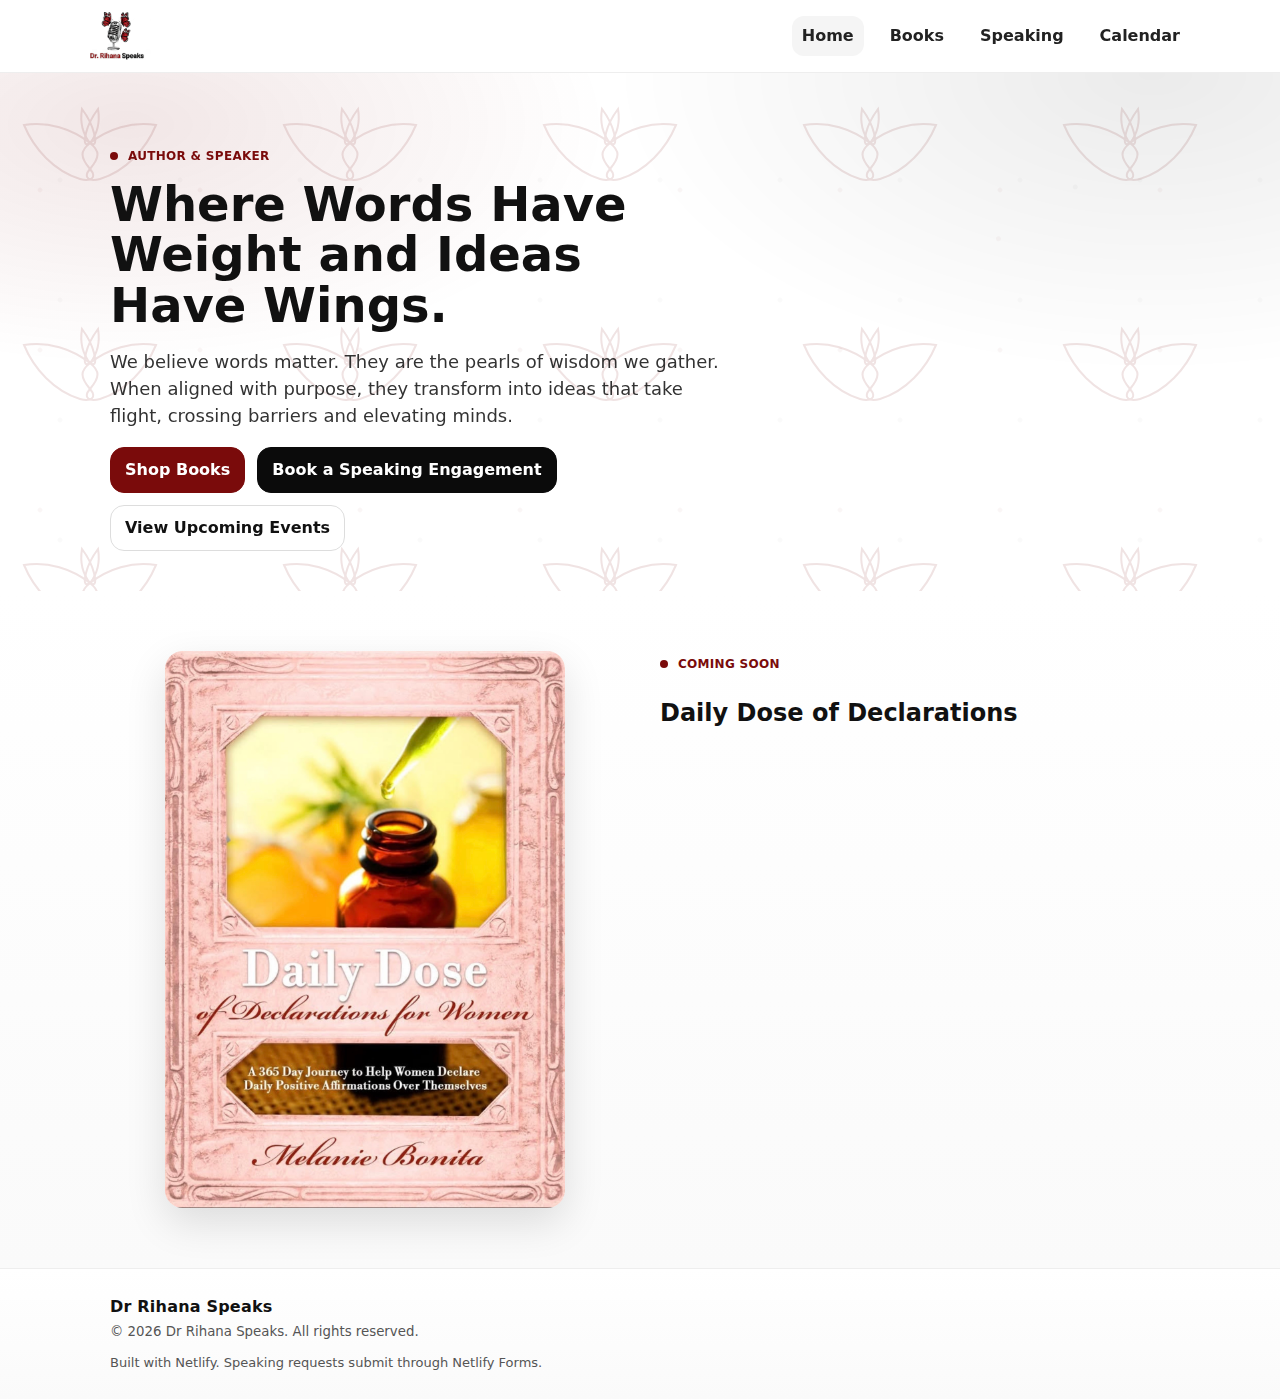
<file: index.html>
<!doctype html>
<html lang="en">
<head>
  <meta charset="utf-8" />
  <meta name="viewport" content="width=device-width,initial-scale=1" />
  <meta name="theme-color" content="#0b0b0b" />
  <title>Dr Rihana Speaks</title>
  <link rel="stylesheet" href="assets/css/styles.css" />
</head>
<body>
<a class="skip-link" href="#main">Skip to content</a>
<header class="site-header">
  <div class="container navbar">
    <a class="brand" href="index.html" aria-label="Dr Rihana Speaks home">
      <img src="assets/images/dr-rihana-image-2.png" alt="Dr Rihana Speaks Logo" class="brand-logo">
    </a>

    <button class="menu-toggle" aria-label="Open menu">☰</button>

    <nav class="nav-links" aria-label="Primary">
      <a data-nav href="index.html">Home</a>
      <a data-nav href="books.html">Books</a>
      <a data-nav href="speaking.html">Speaking</a>
      <a data-nav href="events.html">Calendar</a>
    </nav>
  </div>
</header>

<div class="mobile-menu">
  <a href="index.html">Home</a>
  <a href="books.html">Books</a>
  <a href="speaking.html">Speaking</a>
  <a href="events.html">Calendar</a>
</div>



<main id="main">

<section class="hero">
  <div class="container hero-grid">
    <div>
      <div class="kicker"><span class="dot"></span>Author & Speaker</div>
      <h1>Where Words Have Weight and Ideas Have Wings.</h1>
      <p class="lead">
        We believe words matter. They are the pearls of wisdom we gather. When aligned with purpose, they transform into ideas that take flight, crossing barriers and elevating minds.
      </p>
      <div class="hero-actions">
        <a class="btn accent" href="books.html">Shop Books</a>
        <a class="btn primary" href="speaking.html">Book a Speaking Engagement</a>
        <a class="btn" href="events.html">View Upcoming Events</a>
      </div>
    </div>
  </div>
</section>

<section class="coming-soon">
  <div class="container coming-grid">
    
    <div class="coming-image">
      <img src="assets/images/DDD-book.jpg" 
           alt="Upcoming Book Cover"
           class="coming-book-image">
    </div>

    <div class="coming-content">
      <div class="kicker">
        <span class="dot"></span>Coming Soon
      </div>
      <h2>Daily Dose of Declarations</h2>
    </div>

  </div>
</section>

</main>

<footer class="footer">
  <div class="container footer-grid">
    <div>
      <div class="brand-name">Dr Rihana Speaks</div>
      <small>© <span data-year></span> Dr Rihana Speaks. All rights reserved.</small>
      <div style="margin-top:10px" class="help">
        Built with Netlify. Speaking requests submit through Netlify Forms.
      </div>
    </div>
  </div>
</footer>

<script src="assets/js/main.js"></script>
</body>
</html>
</file>
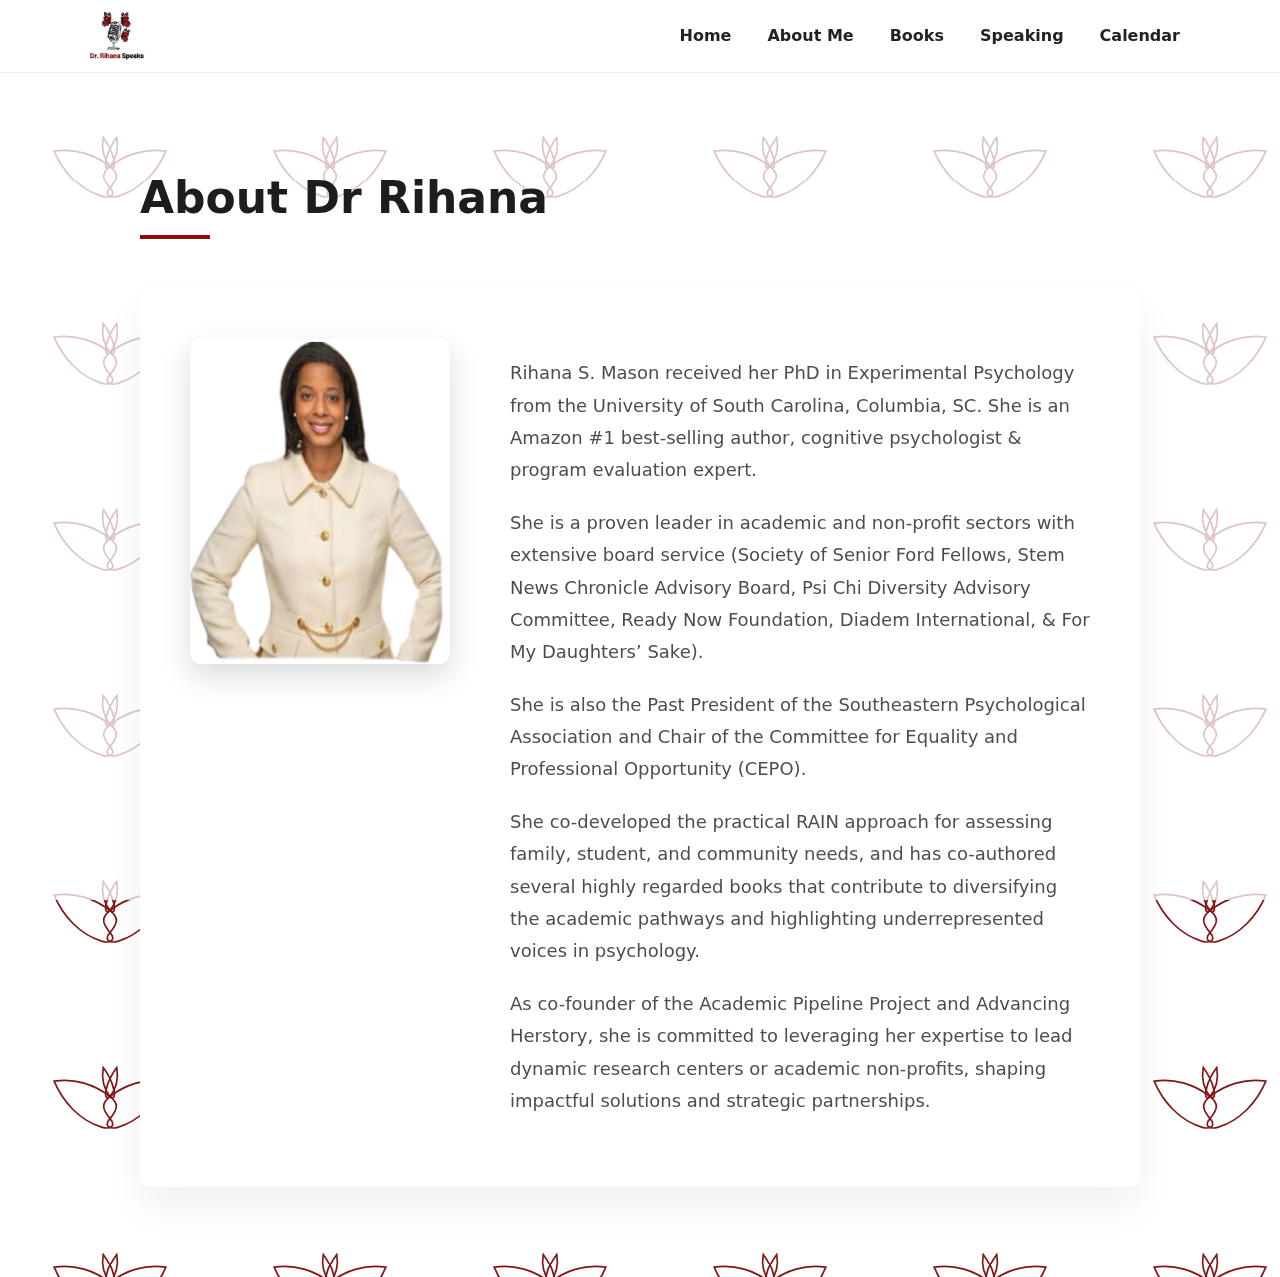
<file: about.html>
<!doctype html>
<html lang="en">
<head>
  <meta charset="utf-8" />
  <meta name="viewport" content="width=device-width,initial-scale=1" />
  <meta name="theme-color" content="#0b0b0b" />
  <title>About Dr Rihana | Dr Rihana Speaks</title>
  <link rel="stylesheet" href="assets/css/styles.css" />
</head>

<body>

<a class="skip-link" href="#main">Skip to content</a>

<header class="site-header">
  <div class="container navbar">

    <a class="brand" href="index.html">
      <img src="assets/images/dr-rihana-image-2.png" alt="Dr Rihana Speaks Logo" class="brand-logo">
    </a>

    <button class="menu-toggle" aria-label="Open menu">☰</button>

    <nav class="nav-links">
        <a data-nav href="index.html">Home</a>
        <a data-nav href="about.html">About Me</a>
        <a data-nav href="books.html">Books</a>
        <a data-nav href="speaking.html">Speaking</a>
        <a data-nav href="events.html">Calendar</a>
    </nav>

  </div>
</header>


<div class="mobile-menu">
  <a href="index.html">Home</a>
  <a href="about.html">About Me</a>
  <a href="books.html">Books</a>
  <a href="speaking.html">Speaking</a>
  <a href="events.html">Calendar</a>
</div>


<main id="main">

<section class="about-section">
  <div class="about-wrapper">

    <h1 class="about-title">About Dr Rihana</h1>

    <div class="about-content">

      <div class="about-photo">
        <img src="assets/images/dr-rihana-about.png" alt="Dr Rihana Mason">
      </div>

      <div class="about-text">

        <p>
        Rihana S. Mason received her PhD in Experimental Psychology from the University of South Carolina, Columbia, SC. She is an Amazon #1 best-selling author, cognitive psychologist & program evaluation expert.
        </p>

        <p>
        She is a proven leader in academic and non-profit sectors with extensive board service (Society of Senior Ford Fellows, Stem News Chronicle Advisory Board, Psi Chi Diversity Advisory Committee, Ready Now Foundation, Diadem International, & For My Daughters’ Sake).
        </p>

        <p>
        She is also the Past President of the Southeastern Psychological Association and Chair of the Committee for Equality and Professional Opportunity (CEPO).
        </p>

        <p>
        She co-developed the practical RAIN approach for assessing family, student, and community needs, and has co-authored several highly regarded books that contribute to diversifying the academic pathways and highlighting underrepresented voices in psychology.
        </p>

        <p>
        As co-founder of the Academic Pipeline Project and Advancing Herstory, she is committed to leveraging her expertise to lead dynamic research centers or academic non-profits, shaping impactful solutions and strategic partnerships.
        </p>

      </div>

    </div>

  </div>
</section>

</main>

</body>
</html>
</file>
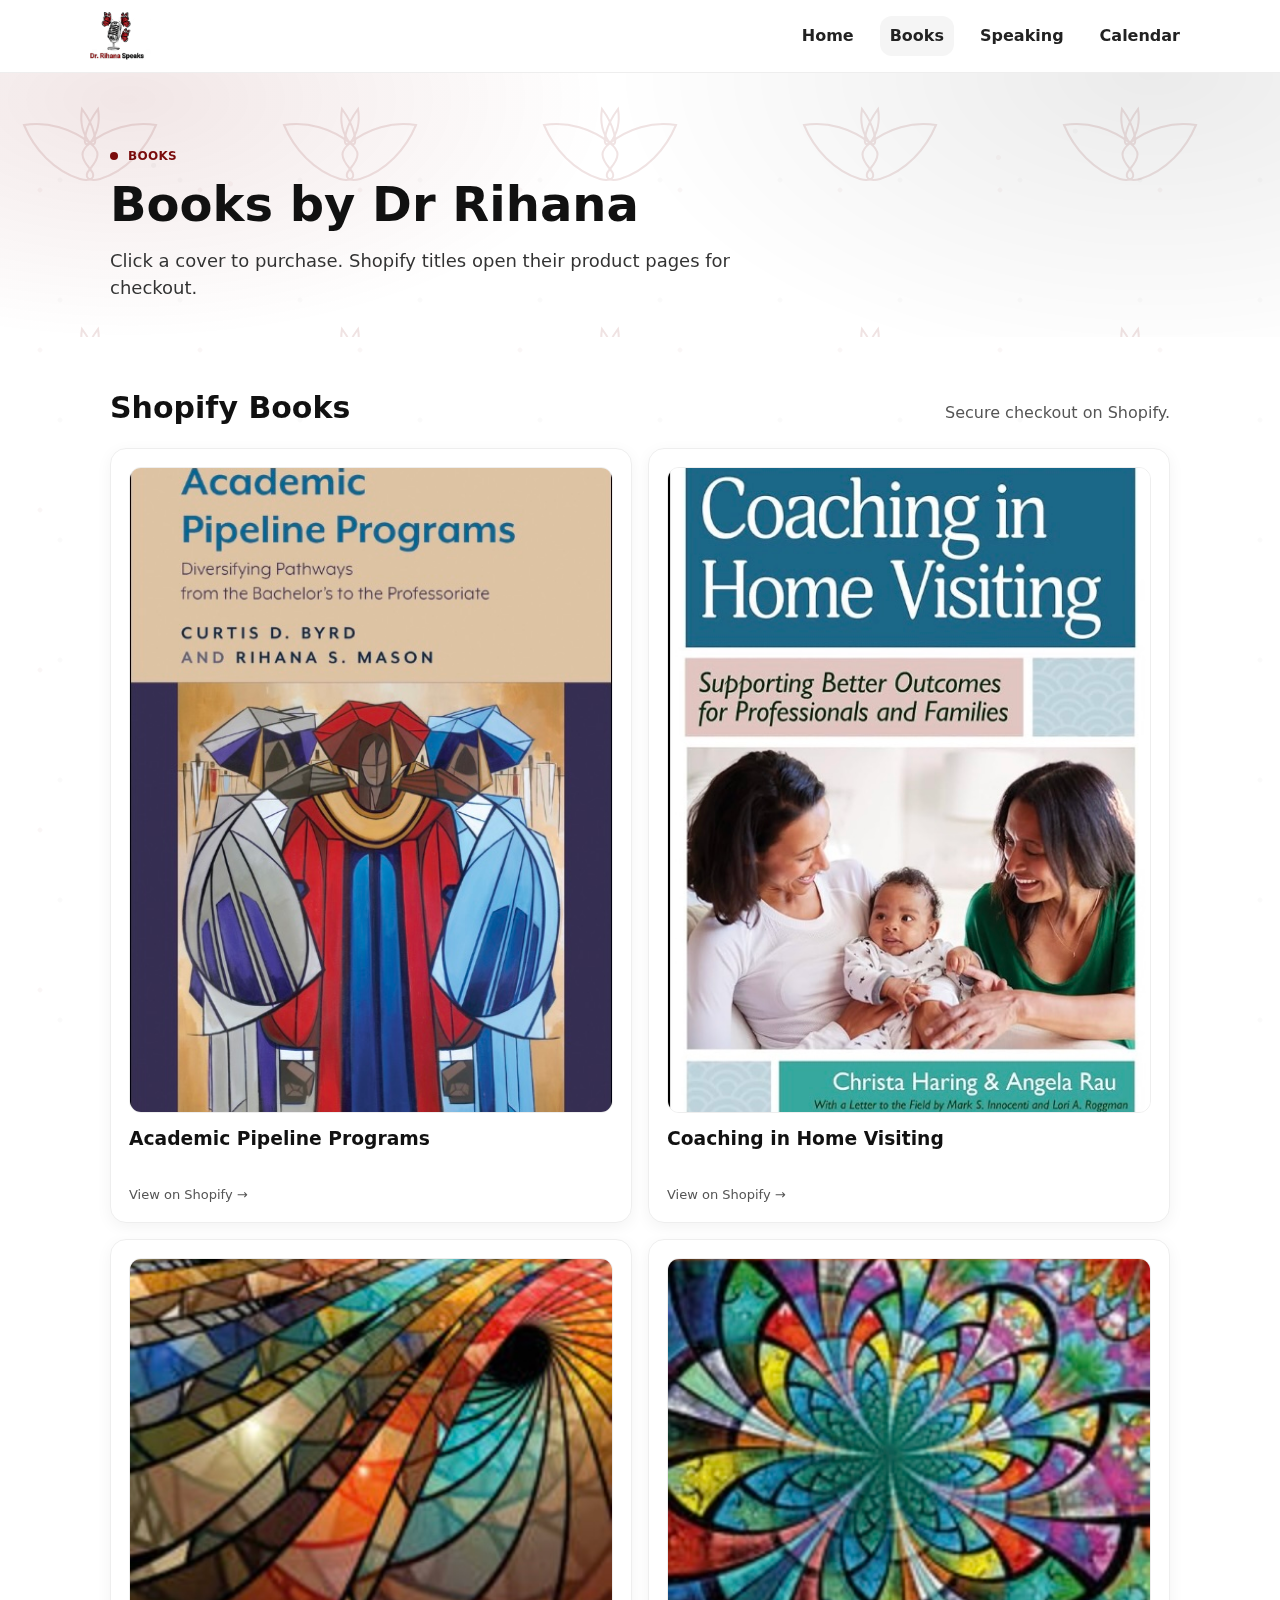
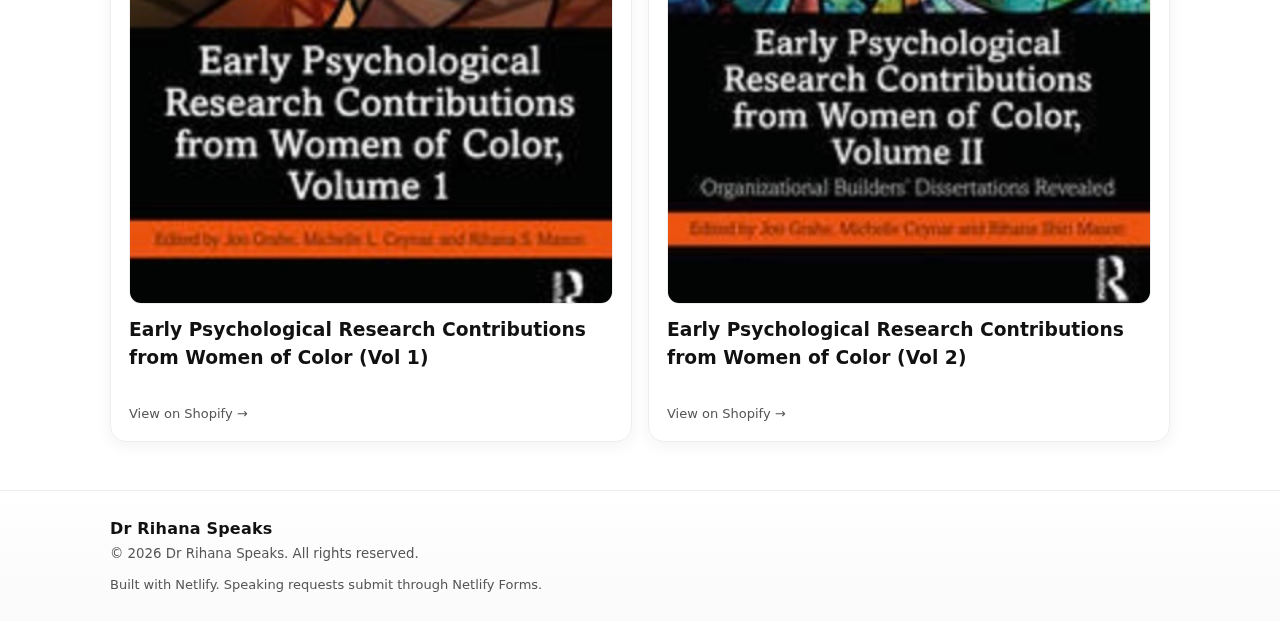
<file: books.html>
<!doctype html>
<html lang="en">
<head>
  <meta charset="utf-8" />
  <meta name="viewport" content="width=device-width,initial-scale=1" />
  <meta name="theme-color" content="#0b0b0b" />
  <title>Books | Dr Rihana Speaks</title>
  <link rel="stylesheet" href="assets/css/styles.css" />
</head>
<body>
<a class="skip-link" href="#main">Skip to content</a>
<header class="site-header">
  <div class="container navbar">
    <a class="brand" href="index.html" aria-label="Dr Rihana Speaks home">
      <img src="assets/images/dr-rihana-image-2.png" alt="Dr Rihana Speaks Logo" class="brand-logo">
    </a>

    <button class="menu-toggle" aria-label="Open menu">☰</button>

    <nav class="nav-links" aria-label="Primary">
      <a data-nav href="index.html">Home</a>
      <a data-nav href="books.html">Books</a>
      <a data-nav href="speaking.html">Speaking</a>
      <a data-nav href="events.html">Calendar</a>
    </nav>
  </div>
</header>

<div class="mobile-menu">
  <a href="index.html">Home</a>
  <a href="books.html">Books</a>
  <a href="speaking.html">Speaking</a>
  <a href="events.html">Calendar</a>
</div>


<main id="main">
<section class="hero" style="padding-bottom:18px">
  <div class="container">
    <div class="kicker"><span class="dot"></span>Books</div>
    <h1>Books by Dr Rihana</h1>
    <p class="lead">Click a cover to purchase. Shopify titles open their product pages for checkout.</p>
  </div>
</section>

<section>
  <div class="container">
    <div class="section-title">
      <h2>Shopify Books</h2>
      <p>Secure checkout on Shopify.</p>
    </div>

    <div class="cards" style="grid-template-columns:repeat(2,1fr)">
      <a class="card book-card" href="https://majesticred.myshopify.com/products/academic-pipeline-programs" target="_blank" rel="noopener">
        <img class="book-image" src="assets/images/APP-book-image.jpg" alt="Academic Pipeline Programs cover">
        <h3>Academic Pipeline Programs</h3>
        <div class="meta">View on Shopify →</div>
      </a>
      <a class="card book-card" href="https://majesticred.myshopify.com/products/coaching-in-home-visiting" target="_blank" rel="noopener">
        <img class="book-image" src="assets/images/CHV-book-image.jpg" alt="Coaching in Home Visiting cover">
        <h3>Coaching in Home Visiting</h3>
        <div class="meta">View on Shopify →</div>
      </a>
      <a class="card book-card" href="https://majesticred.myshopify.com/products/early-psychological-research-contributions-from-women-of-color-vol-1" target="_blank" rel="noopener">
        <img class="book-image" src="assets/images/WOC-book-1.jpg" alt="Early Psychological Research Contributions from Women of Color (Vol 1) cover">
        <h3>Early Psychological Research Contributions from Women of Color (Vol 1)</h3>
        <div class="meta">View on Shopify →</div>
      </a>
      <a class="card book-card" href="https://majesticred.myshopify.com/products/early-psychological-research-contributions-from-women-of-color-vol-2" target="_blank" rel="noopener">
        <img class="book-image" src="assets/images/WOC-book-2.jpg" alt="Early Psychological Research Contributions from Women of Color (Vol 2) cover">
        <h3>Early Psychological Research Contributions from Women of Color (Vol 2)</h3>
        <div class="meta">View on Shopify →</div>
      </a>
    </div>
  </div>
</section>
</main>

<footer class="footer">
  <div class="container footer-grid">
    <div>
      <div class="brand-name">Dr Rihana Speaks</div>
      <small>© <span data-year></span> Dr Rihana Speaks. All rights reserved.</small>
      <div style="margin-top:10px" class="help">
        Built with Netlify. Speaking requests submit through Netlify Forms.
      </div>
    </div>
  </div>
</footer>

<script src="assets/js/main.js"></script>
</body>
</html>
</file>
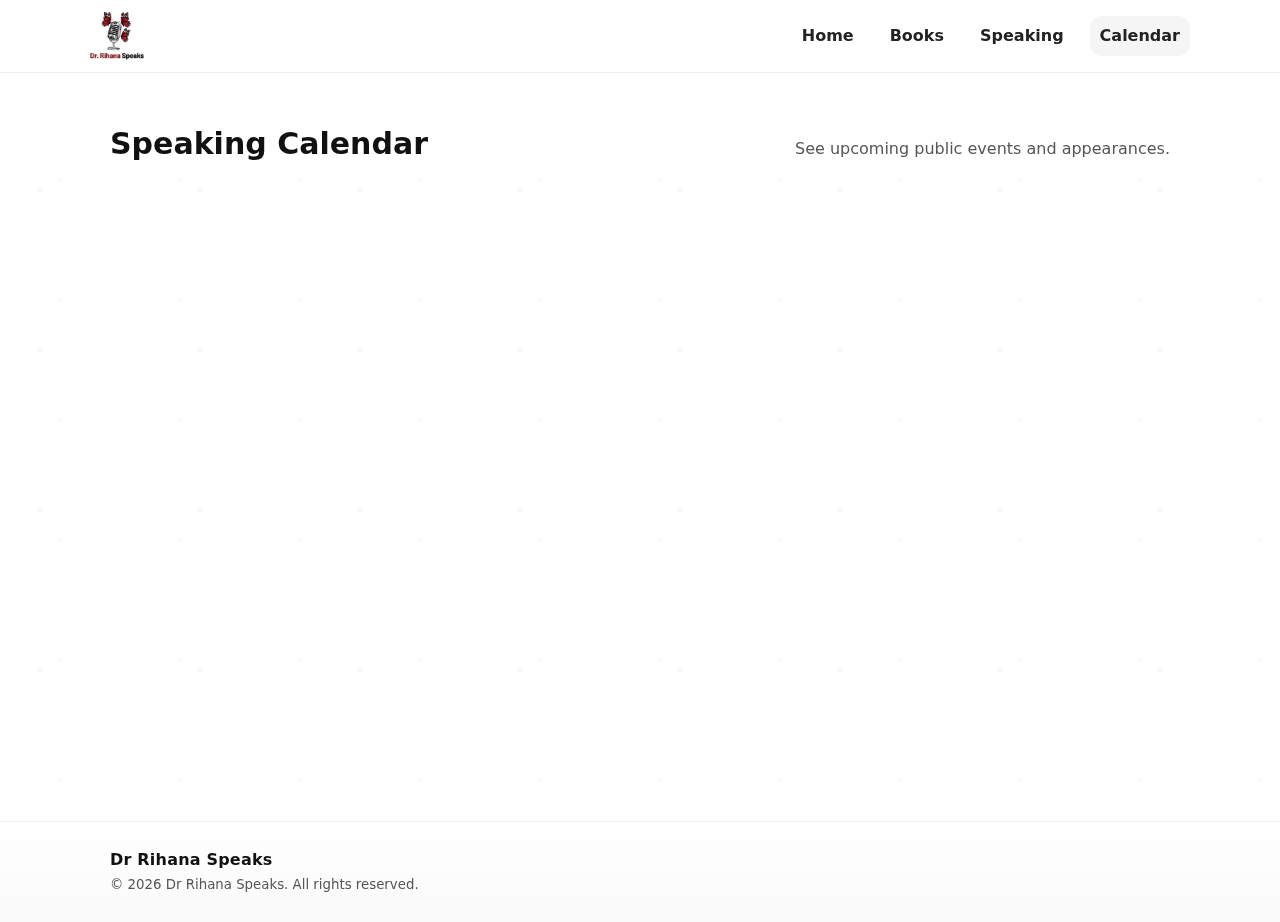
<file: events.html>
<!doctype html>
<html lang="en">
<head>
  <meta charset="utf-8" />
  <meta name="viewport" content="width=device-width,initial-scale=1" />
  <meta name="theme-color" content="#0b0b0b" />
  <title>Calendar | Dr Rihana Speaks</title>
  <link rel="stylesheet" href="assets/css/styles.css" />
</head>
<body>
<a class="skip-link" href="#main">Skip to content</a>
<header class="site-header">
  <div class="container navbar">
    <a class="brand" href="index.html" aria-label="Dr Rihana Speaks home">
      <img src="assets/images/dr-rihana-image-2.png" alt="Dr Rihana Speaks Logo" class="brand-logo">
    </a>

    <button class="menu-toggle" aria-label="Open menu">☰</button>

    <nav class="nav-links" aria-label="Primary">
      <a data-nav href="index.html">Home</a>
      <a data-nav href="books.html">Books</a>
      <a data-nav href="speaking.html">Speaking</a>
      <a data-nav href="events.html">Calendar</a>
    </nav>
  </div>
</header>

<div class="mobile-menu">
  <a href="index.html">Home</a>
  <a href="books.html">Books</a>
  <a href="speaking.html">Speaking</a>
  <a href="events.html">Calendar</a>
</div>


<main id="main">

<section>
  <div class="container">
    <div class="section-title">
      <h2>Speaking Calendar</h2>
      <p>See upcoming public events and appearances.</p>
    </div>

    <div class="gcal-embed" aria-label="Dr Rihana Speaks Google Calendar">
      <!-- Paste your Google Calendar iframe HERE -->
      <iframe
        src="https://calendar.google.com/calendar/embed?src=e4e26a2fc07fe227211384a44ecf11b6efe5c948b412c183db560aa2e096e831%40group.calendar.google.com&ctz=America%2FNew_York" style="border: 0" width="800" height="600" frameborder="0" scrolling="no">
        style="border:0"
        width="800"
        height="600"
        frameborder="0"
        scrolling="no"
        title="Dr Rihana Speaks Calendar"
      ></iframe>
    </div>
  </div>
</section>

<script src="assets/js/events.js"></script>
<script>
document.addEventListener('DOMContentLoaded', function() {
  const calendarEl = document.getElementById('calendar');
  const listEl = document.getElementById('eventList');

  async function getEvents() {
    try {
      const res = await fetch('assets/data/events.json', { cache: 'no-store' });
      if (!res.ok) throw new Error('Failed to load events.json');
      const data = await res.json();
      if (Array.isArray(data)) return data;
      if (data && Array.isArray(data.events)) return data.events;
      return [];
    } catch (e) {
      // Fallback if JSON isn't available yet
      return (window.DRS_EVENTS || []).slice();
    }
  }

  function renderList(events) {
    if (!listEl) return;
    if (!events.length) {
      listEl.innerHTML = '<div class="help">No events listed yet.</div>';
      return;
    }

    const sorted = events.slice().sort((a,b) => (a.start || '').localeCompare(b.start || ''));
    listEl.innerHTML = sorted.map(ev => {
      const start = ev.start ? new Date(ev.start).toLocaleDateString(undefined, { year:'numeric', month:'short', day:'numeric' }) : '';
      const title = ev.title || 'Event';
      const where = ev.location ? ` • ${ev.location}` : '';
      const linkOpen = ev.url ? `<a href="${ev.url}" target="_blank" rel="noopener">Details →</a>` : '';
      return `<div class="card" style="padding:14px">
        <div style="display:flex;justify-content:space-between;gap:14px;align-items:baseline;flex-wrap:wrap">
          <div><strong>${title}</strong><div class="help">${start}${where}</div></div>
          <div>${linkOpen}</div>
        </div>
      </div>`;
    }).join('');
  }

  getEvents().then(events => {
    const cal = new FullCalendar.Calendar(calendarEl, {
      initialView: 'dayGridMonth',
      height: 'auto',
      events,
      eventClick: function(info) {
        if (info.event.url) {
          info.jsEvent.preventDefault();
          window.open(info.event.url, '_blank', 'noopener');
        }
      }
    });
    cal.render();
    renderList(events);
  });
});
</script>

</main>

<footer class="footer">
  <div class="container footer-grid">
    <div>
      <div class="brand-name">Dr Rihana Speaks</div>
      <small>© <span data-year></span> Dr Rihana Speaks. All rights reserved.</small>
    </div>
  </div>
</footer>

<script src="assets/js/main.js"></script>
</body>
</html>
</file>
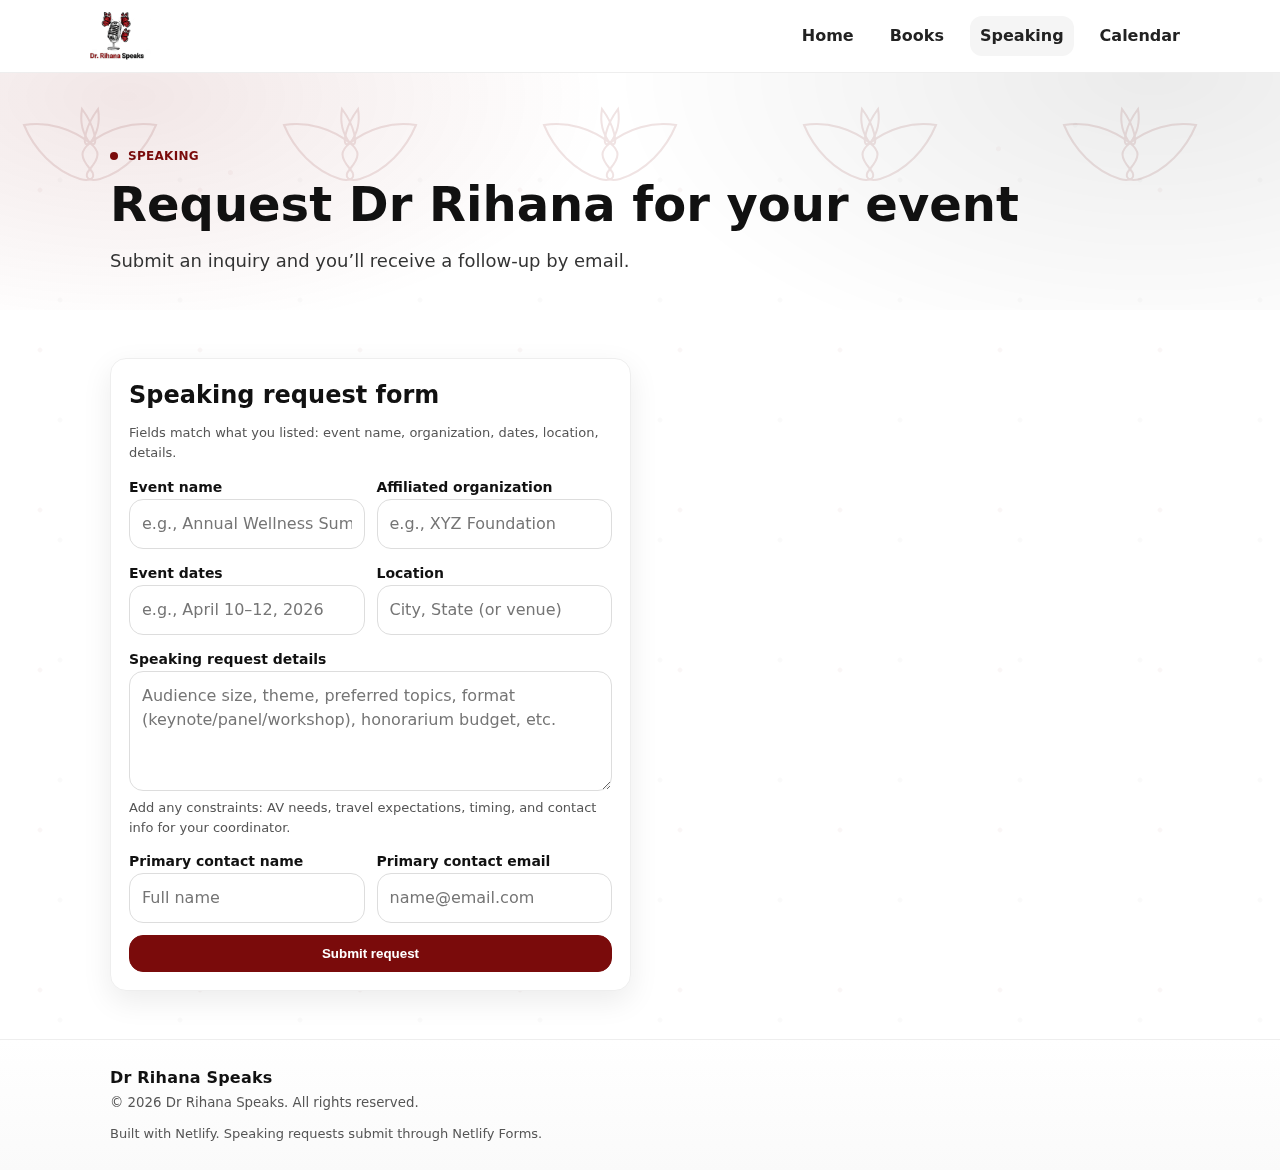
<file: speaking.html>
<!doctype html>
<html lang="en">
<head>
  <meta charset="utf-8" />
  <meta name="viewport" content="width=device-width,initial-scale=1" />
  <meta name="theme-color" content="#0b0b0b" />
  <title>Speaking | Dr Rihana Speaks</title>
  <link rel="stylesheet" href="assets/css/styles.css" />
</head>
<body>
<a class="skip-link" href="#main">Skip to content</a>
<header class="site-header">
  <div class="container navbar">
    <a class="brand" href="index.html" aria-label="Dr Rihana Speaks home">
      <img src="assets/images/dr-rihana-image-2.png" alt="Dr Rihana Speaks Logo" class="brand-logo">
    </a>

    <button class="menu-toggle" aria-label="Open menu">☰</button>

    <nav class="nav-links" aria-label="Primary">
      <a data-nav href="index.html">Home</a>
      <a data-nav href="books.html">Books</a>
      <a data-nav href="speaking.html">Speaking</a>
      <a data-nav href="events.html">Calendar</a>
    </nav>
  </div>
</header>

<div class="mobile-menu">
  <a href="index.html">Home</a>
  <a href="books.html">Books</a>
  <a href="speaking.html">Speaking</a>
  <a href="events.html">Calendar</a>
</div>


<main id="main">

<section class="hero" style="padding-bottom:18px">
  <div class="container">
    <div class="kicker"><span class="dot"></span>Speaking</div>
    <h1>Request Dr Rihana for your event</h1>
    <p class="lead">Submit an inquiry and you’ll receive a follow-up by email.</p>
  </div>
</section>

<section>
  <div class="container split">
    <div class="form-wrap">
      <h2 style="margin:0 0 10px">Speaking request form</h2>
      <p class="help" style="margin-top:0">Fields match what you listed: event name, organization, dates, location, details.</p>

      <form name="speaking-request" method="POST" data-netlify="true" data-netlify-honeypot="bot-field" action="/thank-you.html">
        <input type="hidden" name="form-name" value="speaking-request" />
        <p style="display:none">
          <label>Don’t fill this out: <input name="bot-field" /></label>
        </p>

        <div class="field-grid">
          <div>
            <label for="eventName">Event name</label>
            <input id="eventName" name="event_name" required placeholder="e.g., Annual Wellness Summit" />
          </div>
          <div>
            <label for="org">Affiliated organization</label>
            <input id="org" name="organization" required placeholder="e.g., XYZ Foundation" />
          </div>
        </div>

        <div class="field-grid">
          <div>
            <label for="dates">Event dates</label>
            <input id="dates" name="event_dates" required placeholder="e.g., April 10–12, 2026" />
          </div>
          <div>
            <label for="location">Location</label>
            <input id="location" name="location" required placeholder="City, State (or venue)" />
          </div>
        </div>

        <div>
          <label for="details">Speaking request details</label>
          <textarea id="details" name="speaking_request_details" required placeholder="Audience size, theme, preferred topics, format (keynote/panel/workshop), honorarium budget, etc."></textarea>
          <div class="help">Add any constraints: AV needs, travel expectations, timing, and contact info for your coordinator.</div>
        </div>

        <div class="field-grid">
          <div>
            <label for="contactName">Primary contact name</label>
            <input id="contactName" name="contact_name" required placeholder="Full name" />
          </div>
          <div>
            <label for="contactEmail">Primary contact email</label>
            <input id="contactEmail" name="contact_email" type="email" required placeholder="name@email.com" />
          </div>
        </div>

        <button class="btn accent" type="submit">Submit request</button>
      </form>
    </div>
    </div>
  </div>
</section>

</main>

<footer class="footer">
  <div class="container footer-grid">
    <div>
      <div class="brand-name">Dr Rihana Speaks</div>
      <small>© <span data-year></span> Dr Rihana Speaks. All rights reserved.</small>
      <div style="margin-top:10px" class="help">
        Built with Netlify. Speaking requests submit through Netlify Forms.
      </div>
    </div>
  </div>
</footer>

<script src="assets/js/main.js"></script>
</body>
</html>
</file>
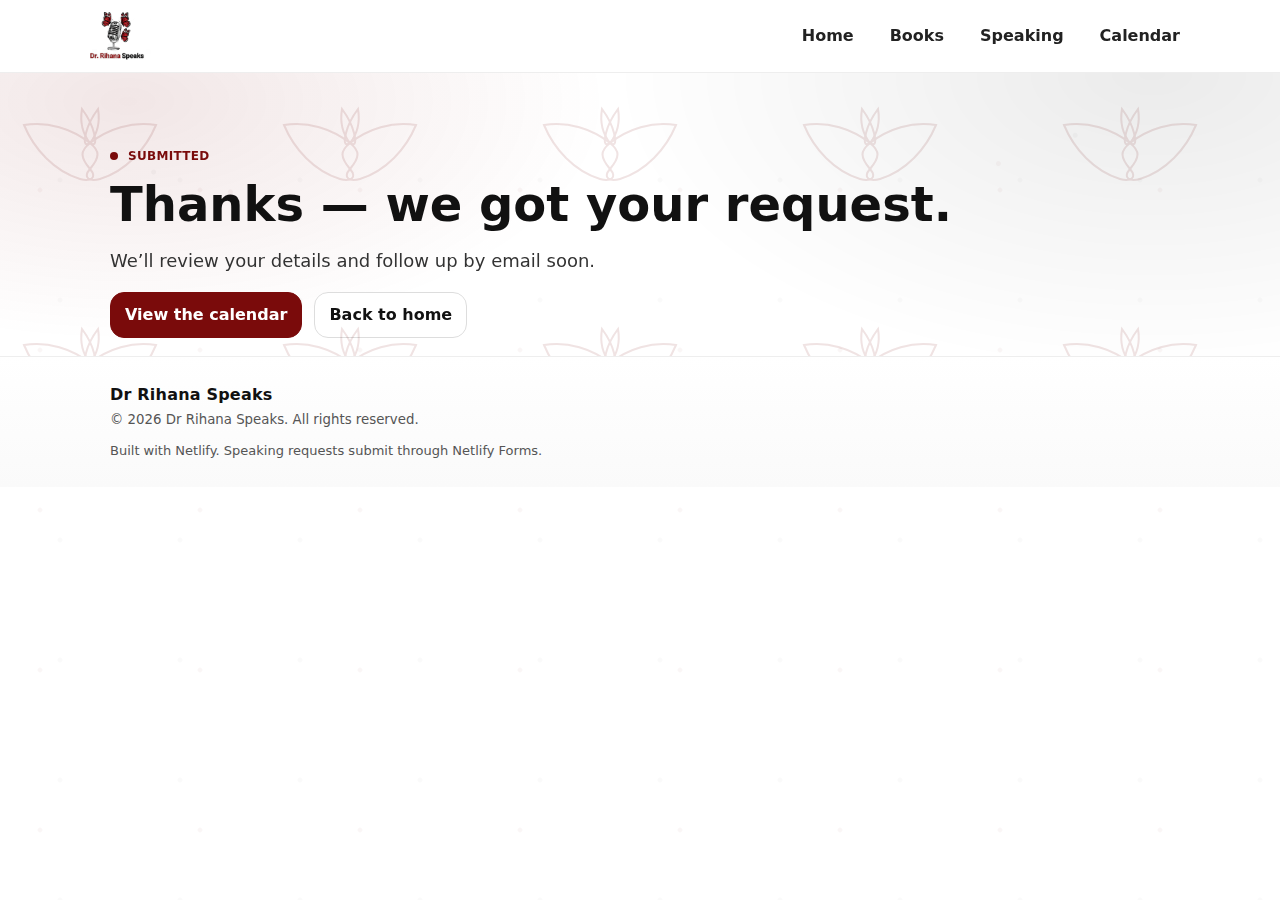
<file: thank-you.html>
<!doctype html>
<html lang="en">
<head>
  <meta charset="utf-8" />
  <meta name="viewport" content="width=device-width,initial-scale=1" />
  <meta name="theme-color" content="#0b0b0b" />
  <title>Thank You | Dr Rihana Speaks</title>
  <link rel="stylesheet" href="assets/css/styles.css" />
</head>
<body>
<a class="skip-link" href="#main">Skip to content</a>
<header class="site-header">
  <div class="container navbar">
    <a class="brand" href="index.html" aria-label="Dr Rihana Speaks home">
      <img src="assets/images/dr-rihana-image-2.png" alt="Dr Rihana Speaks Logo" class="brand-logo">
    </a>

    <button class="menu-toggle" aria-label="Open menu">☰</button>

    <nav class="nav-links" aria-label="Primary">
      <a data-nav href="index.html">Home</a>
      <a data-nav href="books.html">Books</a>
      <a data-nav href="speaking.html">Speaking</a>
      <a data-nav href="events.html">Calendar</a>
    </nav>
  </div>
</header>

<div class="mobile-menu">
  <a href="index.html">Home</a>
  <a href="books.html">Books</a>
  <a href="speaking.html">Speaking</a>
  <a href="events.html">Calendar</a>
</div>


<main id="main">

<section class="hero" style="padding-bottom:18px">
  <div class="container">
    <div class="kicker"><span class="dot"></span>Submitted</div>
    <h1>Thanks — we got your request.</h1>
    <p class="lead">We’ll review your details and follow up by email soon.</p>
    <div class="hero-actions">
      <a class="btn accent" href="events.html">View the calendar</a>
      <a class="btn" href="index.html">Back to home</a>
    </div>
  </div>
</section>

</main>

<footer class="footer">
  <div class="container footer-grid">
    <div>
      <div class="brand-name">Dr Rihana Speaks</div>
      <small>© <span data-year></span> Dr Rihana Speaks. All rights reserved.</small>
      <div style="margin-top:10px" class="help">
        Built with Netlify. Speaking requests submit through Netlify Forms.
      </div>
    </div>
  </div>
</footer>

<script src="assets/js/main.js"></script>
</body>
</html>
</file>
<file: assets/css/styles.css>
/* Dr Rihana Speaks — static site
   Palette: white/black/dark red
*/
:root{
  --red:#7a0b0b;
  --black:#0b0b0b;
  --white:#ffffff;
  --gray:#f5f5f5;
  --text:#111;
  --muted:#555;
  --max:1100px;
  --radius:16px;
  --shadow: 0 10px 30px rgba(0,0,0,.08);
}
*{box-sizing:border-box}
html,body{margin:0;padding:0}
body{
  font-family: system-ui, -apple-system, Segoe UI, Roboto, Helvetica, Arial, sans-serif;
  color:var(--text);
  background:var(--white);
  line-height:1.5;
}
a{color:inherit;text-decoration:none}
a:hover{text-decoration:underline}
.container{max-width:var(--max);margin:0 auto;padding:0 20px}
.skip-link{position:absolute;left:-999px;top:auto;width:1px;height:1px;overflow:hidden}
.skip-link:focus{left:20px;top:20px;width:auto;height:auto;padding:10px 14px;background:var(--black);color:var(--white);border-radius:10px;z-index:9999}

header.site-header{
  position:sticky;top:0;z-index:50;
  background:rgba(255,255,255,.92);
  backdrop-filter: blur(10px);
  border-bottom:1px solid #eee;
}
.navbar{display:flex;align-items:center;justify-content:space-between;padding:14px 0;gap:18px}
.brand{display:flex;align-items:center;gap:12px}
.brand-mark{
  width:38px;height:38px;border-radius:12px;
  background:linear-gradient(135deg, var(--black), var(--red));
  box-shadow: var(--shadow);
}
.brand-name{font-weight:800;letter-spacing:.2px}
.brand-sub{display:block;font-size:12px;color:var(--muted);margin-top:-2px}

.nav-links{display:flex;align-items:center;gap:16px;flex-wrap:wrap}
.nav-links a{font-weight:600;color:#222;padding:8px 10px;border-radius:12px}
.nav-links a.active{background:var(--gray)}
.nav-cta{display:flex;gap:10px;align-items:center}
.btn{
  display:inline-flex;align-items:center;justify-content:center;gap:10px;
  padding:10px 14px;border-radius:14px;border:1px solid #ddd;
  font-weight:700;cursor:pointer;
  background:var(--white);
}
.btn.primary{background:var(--black);border-color:var(--black);color:var(--white)}
.btn.accent{background:var(--red);border-color:var(--red);color:var(--white)}
.btn:hover{filter:brightness(.97)}

.hero{
  padding:70px 0 40px;
  background:
    radial-gradient(800px 400px at 10% 10%, rgba(122,11,11,.10), transparent 60%),
    radial-gradient(900px 500px at 90% 0%, rgba(0,0,0,.08), transparent 60%);
}
.hero-grid{display:grid;grid-template-columns: 1.2fr .8fr;gap:28px;align-items:center}
.kicker{display:inline-flex;align-items:center;gap:10px;font-weight:800;color:var(--red);letter-spacing:.3px;text-transform:uppercase;font-size:12px}
.kicker .dot{width:8px;height:8px;border-radius:999px;background:var(--red)}
h1{font-size:48px;line-height:1.05;margin:12px 0 14px}
.lead{font-size:18px;color:#333;max-width:58ch}
.hero-actions{display:flex;gap:12px;flex-wrap:wrap;margin-top:18px}
.hero-card{
  background:var(--white);
  border:1px solid #eee;
  border-radius:var(--radius);
  box-shadow: var(--shadow);
  padding:18px;
}
.hero-card h3{margin:6px 0 10px}
.metric{display:grid;grid-template-columns: 1fr 1fr;gap:12px;margin-top:12px}
.pill{border:1px solid #eee;border-radius:999px;padding:8px 10px;font-weight:700;font-size:13px;background:var(--gray)}

section{padding:48px 0}
.section-title{display:flex;align-items:baseline;justify-content:space-between;gap:18px;flex-wrap:wrap}
.section-title h2{margin:0;font-size:30px}
.section-title p{margin:0;color:var(--muted)}
.cards{margin-top:18px;display:grid;grid-template-columns:repeat(3,1fr);gap:16px}
.card{
  border:1px solid #eee;border-radius:var(--radius);padding:18px;background:var(--white);
  box-shadow: 0 4px 16px rgba(0,0,0,.05);
}
.card h3{margin:0 0 8px}
.card p{margin:0;color:#444}
.card .meta{margin-top:12px;color:var(--muted);font-size:13px}

.split{display:grid;grid-template-columns:1fr 1fr;gap:18px;align-items:start}

.footer{
  border-top:1px solid #eee;
  padding:26px 0;
  background:linear-gradient(180deg, #fff, #fafafa);
}
.footer-grid{display:grid;grid-template-columns: 1.2fr .8fr;gap:18px}
small{color:var(--muted)}
.footer a{color:#222}

.form-wrap{border:1px solid #eee;border-radius:var(--radius);padding:18px;box-shadow: var(--shadow);background:var(--white)}
form{display:grid;gap:12px}
label{font-weight:700;font-size:14px}
input, textarea, select{
  width:100%;
  padding:12px 12px;
  border:1px solid #ddd;
  border-radius:14px;
  font:inherit;
}
textarea{min-height:120px;resize:vertical}
.field-grid{display:grid;grid-template-columns:1fr 1fr;gap:12px}
.help{font-size:13px;color:var(--muted)}

.notice{
  padding:12px 14px;border-radius:14px;background:rgba(122,11,11,.08);
  border:1px solid rgba(122,11,11,.18);
}
.notice strong{color:var(--red)}

.table{width:100%;border-collapse:collapse}
.table th,.table td{text-align:left;padding:10px 10px;border-bottom:1px solid #eee}
.badge{display:inline-flex;align-items:center;gap:8px;border-radius:999px;padding:6px 10px;font-weight:700;font-size:12px;border:1px solid #eee;background:var(--gray)}
.badge .dot{width:8px;height:8px;border-radius:999px;background:var(--red)}

#calendar{margin-top:18px}
.fc .fc-toolbar-title{font-size:18px}
.fc .fc-button{border-radius:12px}

@media (max-width: 920px){
  .hero-grid{grid-template-columns:1fr}
  h1{font-size:40px}
  .cards{grid-template-columns:1fr}
  .split{grid-template-columns:1fr}
  .footer-grid{grid-template-columns:1fr}
  .nav-links{display:none}
}


/* Pearls + Butterflies theme (subtle, stays within palette) */
body::before{
  content:"";
  position:fixed;
  inset:-200px;
  pointer-events:none;
  z-index:-1;
  opacity:.35;
  background:
    radial-gradient(circle at 20px 20px, rgba(0,0,0,.06) 0 2px, transparent 3px) 0 0/120px 120px,
    radial-gradient(circle at 80px 70px, rgba(122,11,11,.10) 0 1.8px, transparent 3px) 0 0/160px 160px;
}

.hero{
  position:relative;
  overflow:hidden;
}
.hero::before{
  content:"";
  position:absolute;
  inset:0;
  pointer-events:none;
  opacity:.20;
  background:
    radial-gradient(circle at 12% 35%, rgba(0,0,0,.14) 0 2px, transparent 3px),
    radial-gradient(circle at 18% 42%, rgba(122,11,11,.18) 0 2px, transparent 3px),
    radial-gradient(circle at 84% 22%, rgba(0,0,0,.12) 0 2px, transparent 3px),
    radial-gradient(circle at 78% 32%, rgba(122,11,11,.16) 0 2px, transparent 3px);
}

.hero::after{
  content:"";
  position:absolute;
  inset:-40px;
  pointer-events:none;
  opacity:.12;
  background-image:url("data:image/svg+xml,%3Csvg xmlns='http://www.w3.org/2000/svg' width='260' height='220' viewBox='0 0 260 220'%3E%3Cg fill='none' stroke='%237a0b0b' stroke-width='2'%3E%3Cpath d='M130 110c-18-14-42-22-66-18 10 24 30 46 56 54 10 3 18-1 10-10-10-12-10-18 0-26Z'/%3E%3Cpath d='M130 110c18-14 42-22 66-18-10 24-30 46-56 54-10 3-18-1-10-10 10-12 10-18 0-26Z'/%3E%3Cpath d='M130 110c-8-10-10-22-8-34 6 8 10 16 12 24 2 8 2 14-4 10Z'/%3E%3Cpath d='M130 110c8-10 10-22 8-34-6 8-10 16-12 24-2 8-2 14 4 10Z'/%3E%3C/g%3E%3C/svg%3E");
  background-repeat:repeat;
  background-size:260px 220px;
  mix-blend-mode:multiply;
}


.book-card{
  display:flex;
  flex-direction:column;
  gap:12px;
  transition: transform .2s ease, box-shadow .2s ease;
}
.book-card:hover{
  transform: translateY(-4px);
  box-shadow: 0 8px 24px rgba(0,0,0,0.10);
}
.book-image{
  width:100%;
  aspect-ratio: 3 / 4;
  height:auto;
  object-fit:cover;
  border-radius:12px;
  border:1px solid #eee;
  background:#fafafa;
}

.brand-logo {
  height: 48px;
}

.navbar {
  padding: 12px 0;
}

/* Coming Soon Section */
.coming-soon {
  padding: 60px 0;
  background: linear-gradient(180deg, #ffffff, #fafafa);
}

.coming-grid{
  display:grid;
  grid-template-columns:1fr 1fr;
  gap:40px;
  align-items:start;
}

.coming-book-image {
  width: 100%;
  max-width: 400px;
  border-radius: 18px;
  box-shadow: 0 15px 40px rgba(0,0,0,0.12);
}

/* Pearl badge */
.pearl-badge {
  display: inline-block;
  padding: 8px 14px;
  border-radius: 999px;
  background: #f2f2f2;
  border: 1px solid #ddd;
  font-weight: 700;
  font-size: 13px;
  margin-bottom: 18px;
}

/* Responsive */
@media (max-width: 900px){
  .coming-grid {
    grid-template-columns: 1fr;
    text-align: center;
  }
}

@media (max-width: 920px){
  .navbar{
    justify-content: space-between;
    padding: 10px 0;
  }

  .brand-logo{ height: 44px; }

  .nav-links{ display: none; }     /* hide desktop nav */
  .menu-toggle{ display: block; }  /* show hamburger */
}

/* ===== NAV: Desktop defaults ===== */
.menu-toggle{
  display: none;              /* hide hamburger on desktop */
  background: var(--white);
  border: 1px solid #ddd;
  border-radius: 10px;
  padding: 8px 10px;
  font-size: 18px;
  cursor: pointer;
}

.mobile-menu{
  display: none;              /* hide mobile dropdown by default */
  flex-direction: column;
  gap: 10px;
  padding: 12px 20px;
  border-top: 1px solid #eee;
  background: rgba(255,255,255,.96);
  backdrop-filter: blur(10px);
}

.mobile-menu a{
  font-weight: 700;
  padding: 10px 0;
}



/* ===== NAV: Mobile behavior ===== */
@media (max-width: 920px){
  .nav-links{
    display: none;            /* hide desktop nav on mobile */
  }

  .menu-toggle{
    display: inline-flex;     /* show hamburger on mobile */
    align-items: center;
    justify-content: center;
  }

  .navbar{
    justify-content: space-between;
    padding: 10px 0;
  }

  .brand-logo{
    height: 44px;
    width: auto;
  }

  /* shows only after tapping hamburger */
  .mobile-menu.active{
    display: flex;
    flex-direction: column;
  }
}
/* =====================
   ABOUT PAGE
===================== */

.about-section{
  padding:90px 20px;
  background:
    url("data:image/svg+xml,%3Csvg xmlns='http://www.w3.org/2000/svg' width='260' height='220' viewBox='0 0 260 220'%3E%3Cg fill='none' stroke='%237a0b0b' stroke-width='2'%3E%3Cpath d='M130 110c-18-14-42-22-66-18 10 24 30 46 56 54 10 3 18-1 10-10-10-12-10-18 0-26Z'/%3E%3Cpath d='M130 110c18-14 42-22 66-18-10 24-30 46-56 54-10 3-18-1-10-10 10-12 10-18 0-26Z'/%3E%3Cpath d='M130 110c-8-10-10-22-8-34 6 8 10 16 12 24 2 8 2 14-4 10Z'/%3E%3Cpath d='M130 110c8-10 10-22 8-34-6 8-10 16-12 24-2 8-2 14 4 10Z'/%3E%3C/g%3E%3C/svg%3E") repeat,
    linear-gradient(#ffffff,#ffffff);
  background-size:220px;
  opacity:0.95;
}

.about-section::before{
  content:"";
  position:absolute;
  inset:0;
  background:rgba(255,255,255,0.75);
}

.about-wrapper{
  max-width:1000px;
  margin:auto;
  position:relative;
  z-index:1;
}

.about-title{
  font-size:44px;
  font-weight:700;
  margin-bottom:50px;
  position:relative;
}

.about-title::after{
  content:"";
  width:70px;
  height:4px;
  background:#8b0000;
  display:block;
  margin-top:14px;
}

.about-content{
  display:flex;
  gap:60px;
  align-items:flex-start;
  background:white;
  padding:50px;
  border-radius:12px;
  box-shadow:0 20px 40px rgba(0,0,0,0.06);
}

.about-photo img{
  width:260px;
  height:auto;
  border-radius:12px;
  object-fit:cover;
  box-shadow:0 12px 30px rgba(0,0,0,0.15);
}

.about-text{
  max-width:650px;
}

.about-text p{
  font-size:18px;
  line-height:1.8;
  margin-bottom:20px;
  color:#444;
}

@media (max-width:768px){

  .about-content{
    flex-direction:column;
    align-items:center;
  }

  .about-photo img{
    width:220px;
  }

}

.declaration-list{
  margin:16px 0 24px 20px;
  line-height:1.7;
}

.declaration-list li{
  margin-bottom:6px;
}

.book-summary-card{
  background:white;
  padding:22px 26px;
  border-radius:14px;
  border:1px solid #eee;
  box-shadow:0 8px 22px rgba(0,0,0,0.05);
  margin-bottom:22px;
}

.declaration-benefits-card{
  background:#fafafa;
  padding:22px 26px;
  border-radius:14px;
  border:1px solid #eee;
  margin-bottom:22px;
}

.benefits-title{
  font-weight:700;
  margin-bottom:10px;
}

.declaration-list{
  margin-left:18px;
  line-height:1.7;
}

.declaration-highlight{
  border-left:4px solid var(--red);
  padding:18px 22px;
  background:rgba(122,11,11,0.05);
  border-radius:8px;
  margin-bottom:22px;
}

.declaration-closing{
  background:white;
  padding:22px 26px;
  border-radius:14px;
  border:1px solid #eee;
  box-shadow:0 8px 22px rgba(0,0,0,0.05);
}

.closing-lines{
  margin-top:10px;
  font-weight:600;
}

.book-preorder{
  margin-top:18px;
  display:flex;
  justify-content:center;
  width:100%;
}

.coming-image{
  display:flex;
  flex-direction:column;
  align-items:center;
}
</file>
